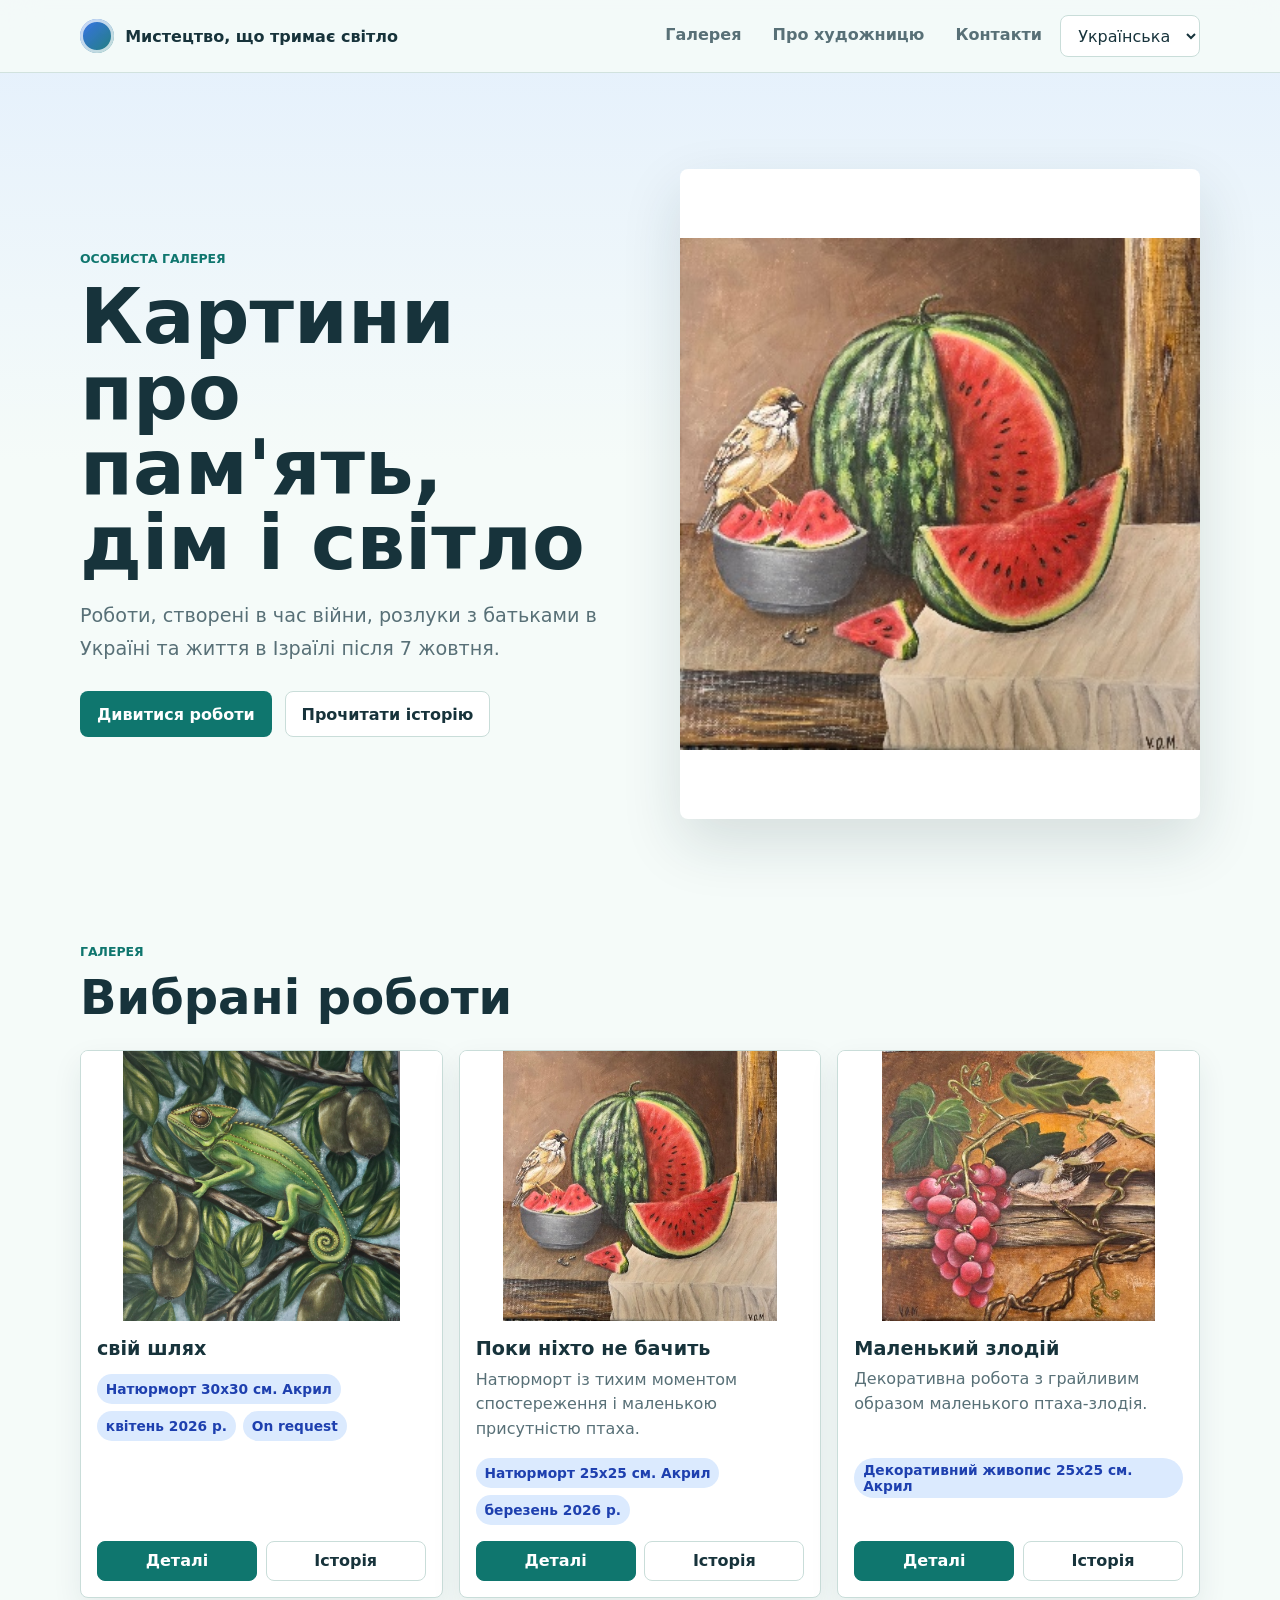
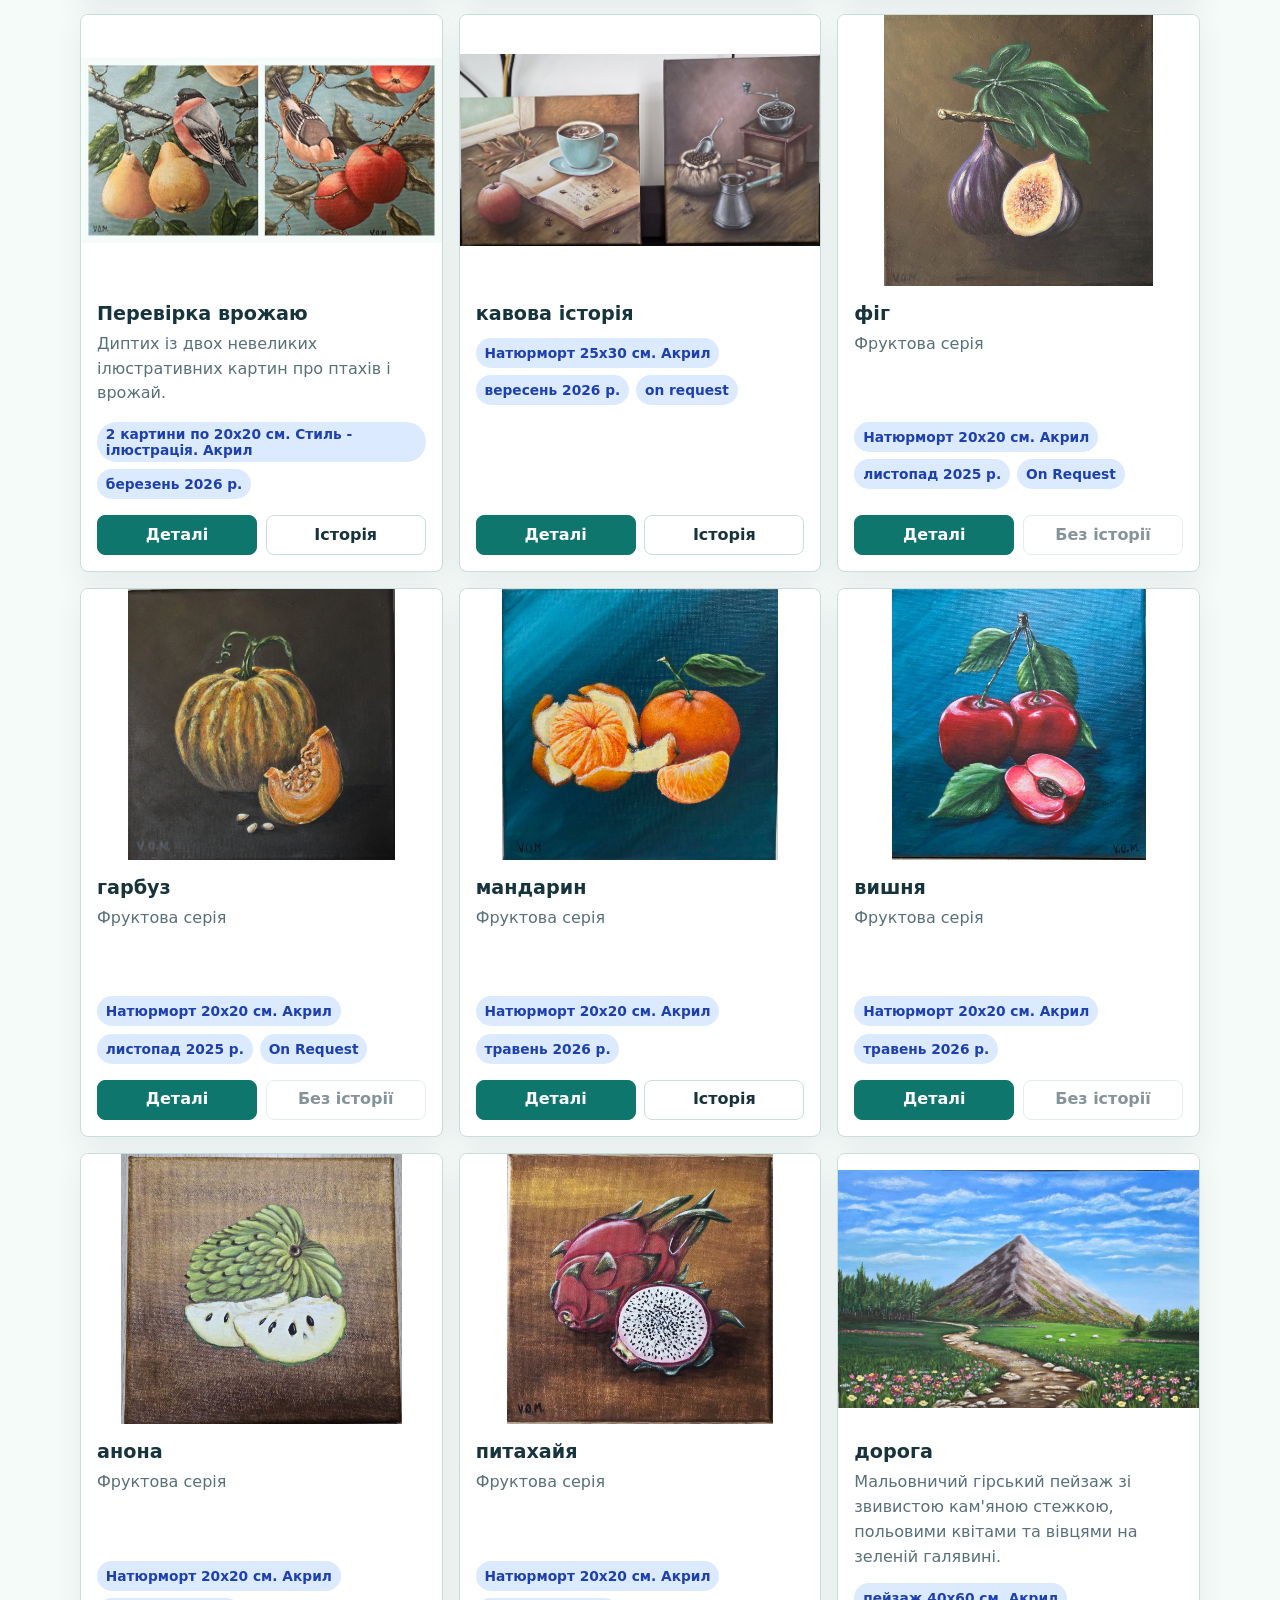
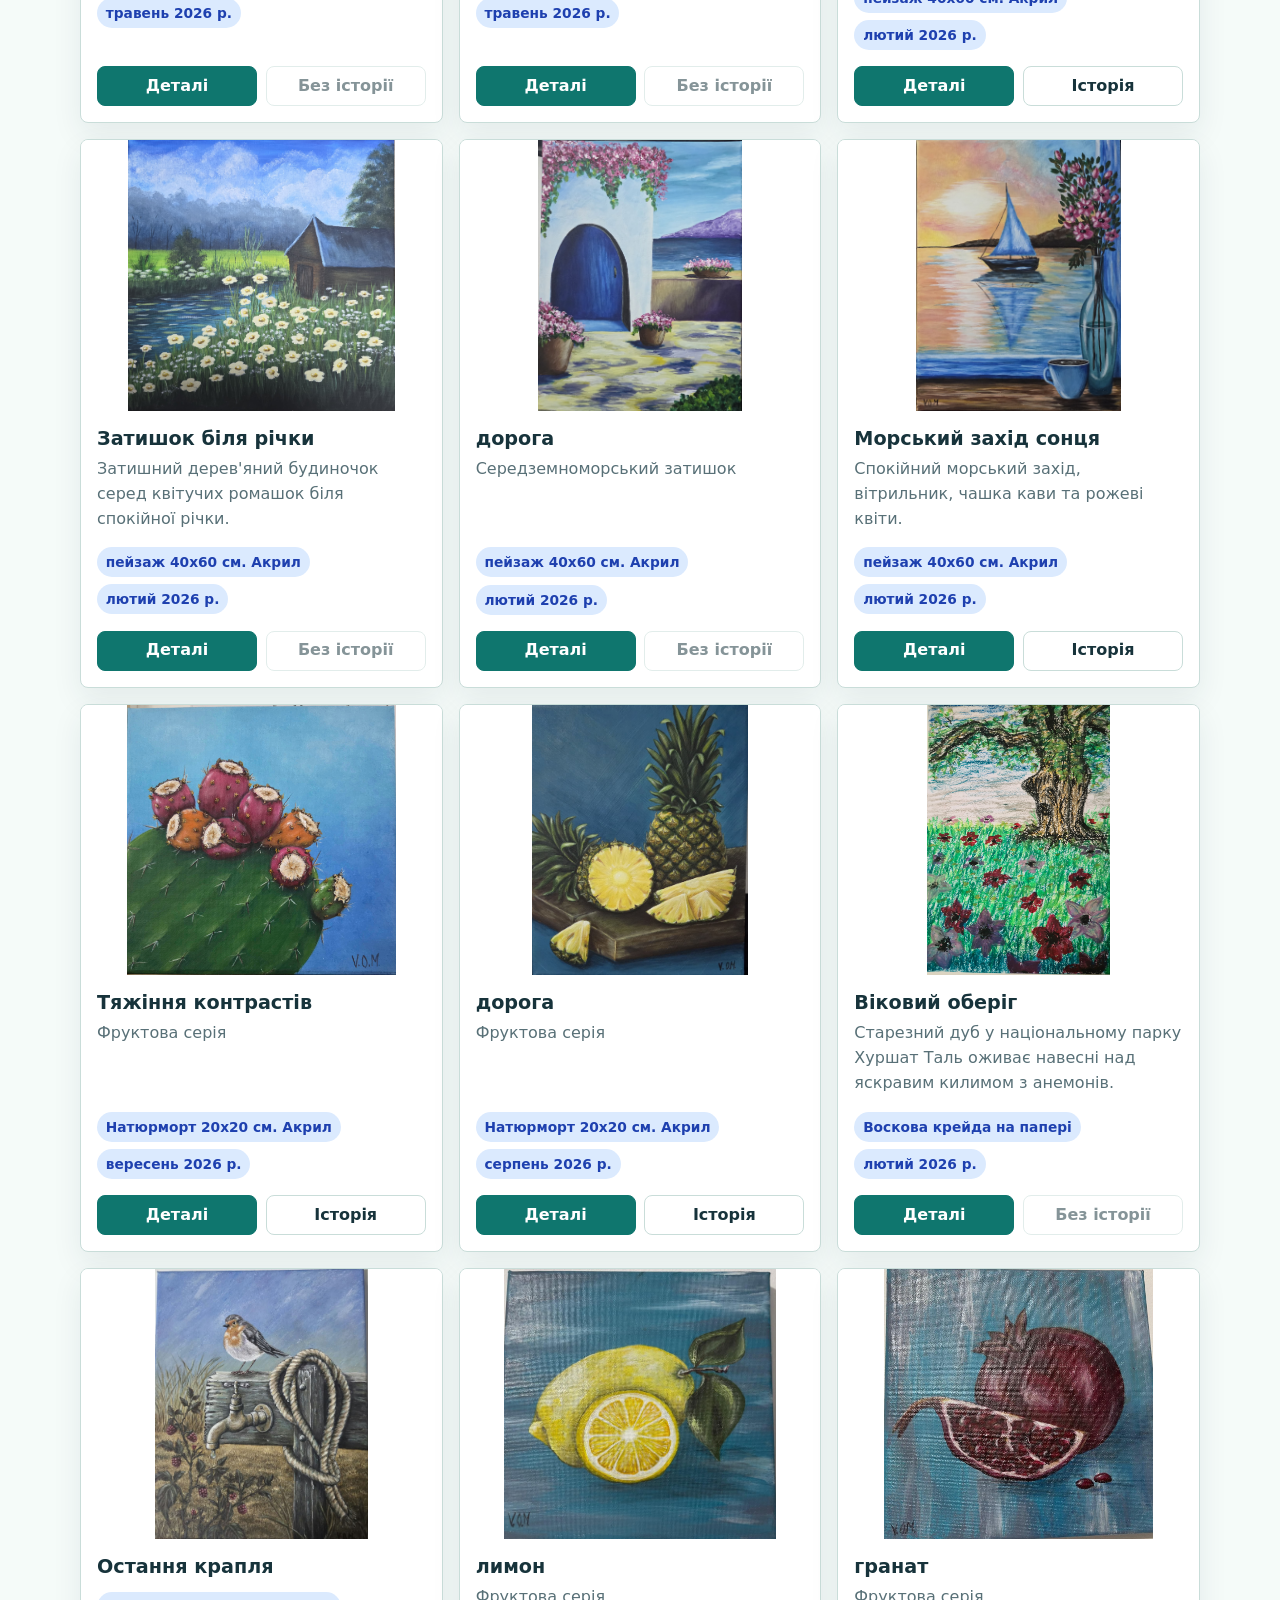
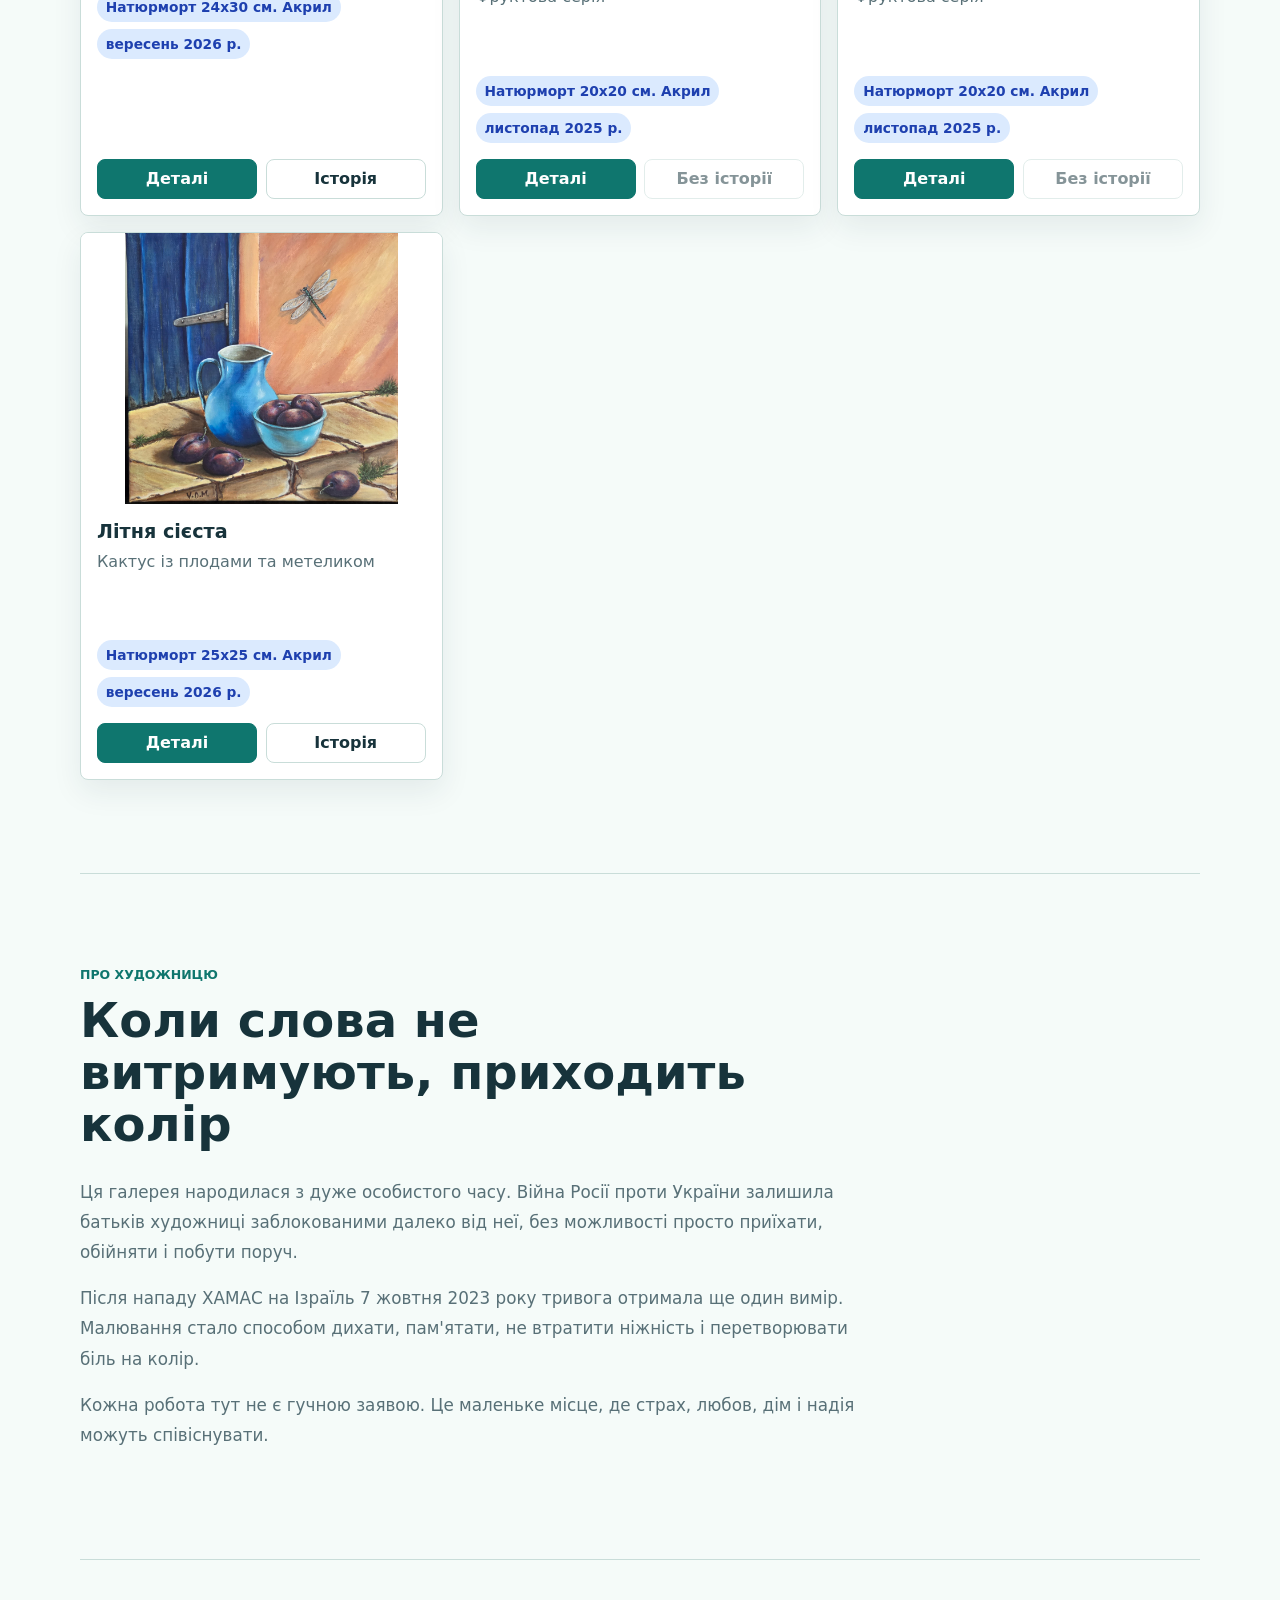
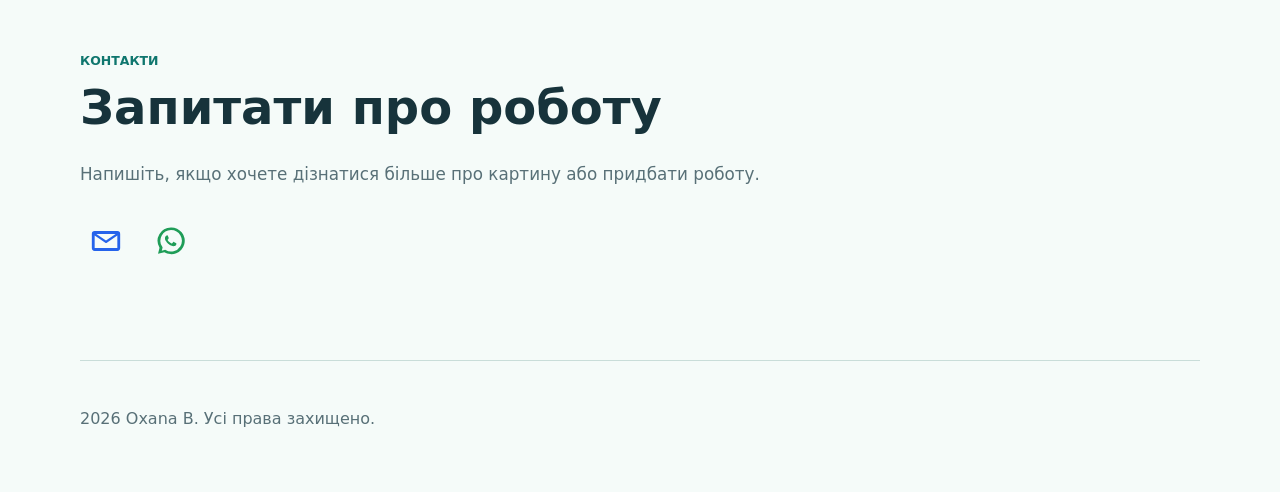
<file: index.html>
<!doctype html>
<html lang="uk" dir="ltr">
  <head>
    <meta charset="utf-8">
    <meta name="viewport" content="width=device-width, initial-scale=1">
    <meta name="p:domain_verify" content="162d99e05f5e25a6fb2d9e6cf68f0871"/>
    <title>Мистецтво, що тримає світло</title>
    <meta name="description" content="Особиста галерея картин, створених як спосіб пережити війну, розлуку і триматися за світло.">
    <link rel="canonical" href="https://vom.momm.app/">
    <link rel="alternate" hreflang="uk" href="https://vom.momm.app/?lang=uk">
    <link rel="alternate" hreflang="he" href="https://vom.momm.app/?lang=he">
    <link rel="alternate" hreflang="ru" href="https://vom.momm.app/?lang=ru">
    <link rel="alternate" hreflang="en" href="https://vom.momm.app/?lang=en">
    <link rel="alternate" hreflang="x-default" href="https://vom.momm.app/">

    <meta property="og:type" content="website">
    <meta property="og:site_name" content="Мистецтво, що тримає світло">
    <meta property="og:title" content="Мистецтво, що тримає світло">
    <meta property="og:description" content="Особиста галерея картин, створених як спосіб пережити війну, розлуку і триматися за світло.">
    <meta property="og:url" content="https://vom.momm.app/">
    <meta property="og:image" content="https://vom.momm.app/assets/social-preview.jpg">
    <meta property="og:image:width" content="1200">
    <meta property="og:image:height" content="630">
    <meta property="og:locale" content="uk_UA">

    <meta name="twitter:card" content="summary_large_image">
    <meta name="twitter:title" content="Мистецтво, що тримає світло">
    <meta name="twitter:description" content="Особиста галерея картин, створених як спосіб пережити війну, розлуку і триматися за світло.">
    <meta name="twitter:image" content="https://vom.momm.app/assets/social-preview.jpg">

    <link rel="icon" href="assets/favicon.ico" sizes="any">
    <link rel="icon" type="image/png" sizes="32x32" href="assets/favicon-32.png">
    <link rel="apple-touch-icon" sizes="180x180" href="assets/favicon-180.png">

    <meta name="theme-color" content="#0f766e">
    <link rel="manifest" href="manifest.webmanifest">
    <link rel="stylesheet" href="styles.css">
    <script src="app.js" defer></script>
  </head>
  <body>
    <a class="skip-link" href="#gallery">Skip to gallery</a>
    <header class="site-header">
      <nav class="topbar" aria-label="Primary">
        <a class="brand" href="#gallery" data-brand>
          <span class="brand-mark" aria-hidden="true"></span>
          <span data-i18n="siteName">Мистецтво, що тримає світло</span>
        </a>
        <button class="nav-toggle" type="button" aria-expanded="false" aria-controls="site-nav" data-nav-toggle>
          <span></span>
          <span></span>
          <span></span>
          <span class="sr-only" data-i18n="menu">Menu</span>
        </button>
        <div class="nav-panel" id="site-nav" data-nav-panel>
          <a href="#gallery" data-nav-link data-i18n="navGallery">Галерея</a>
          <a href="#about" data-nav-link data-i18n="navAbout">Про художницю</a>
          <a href="#contact" data-nav-link data-i18n="navContact">Контакти</a>
          <label class="language-picker">
            <span class="sr-only" data-i18n="language">Language</span>
            <select data-language-select aria-label="Language">
              <option value="uk">Українська</option>
              <option value="he">עברית</option>
              <option value="ru">Русский</option>
              <option value="en">English</option>
            </select>
          </label>
        </div>
      </nav>
    </header>

    <main>
      <section class="hero" aria-labelledby="hero-title">
        <div class="hero-copy">
          <p class="eyebrow" data-i18n="heroEyebrow">Особиста галерея</p>
          <h1 id="hero-title" data-i18n="heroTitle">Картини про пам'ять, дім і світло</h1>
          <p data-i18n="heroText">Роботи, створені в час війни, розлуки з батьками в Україні та життя в Ізраїлі після 7 жовтня.</p>
          <div class="hero-actions">
            <a class="button primary" href="#gallery" data-i18n="viewGallery">Дивитися роботи</a>
            <a class="button secondary" href="#about" data-i18n="readStory">Прочитати історію</a>
          </div>
        </div>
        <img class="hero-image" src="assets/social-preview.jpg" alt="" data-social-preview>
      </section>

      <section class="section" id="gallery" aria-labelledby="gallery-title">
        <div class="section-heading">
          <p class="eyebrow" data-i18n="galleryEyebrow">Галерея</p>
          <h2 id="gallery-title" data-i18n="galleryTitle">Вибрані роботи</h2>
        </div>
        <div class="gallery" data-gallery aria-live="polite"></div>
      </section>

      <section class="section about-band" id="about" aria-labelledby="about-title">
        <div class="section-heading">
          <p class="eyebrow" data-i18n="aboutEyebrow">Про художницю</p>
          <h2 id="about-title" data-i18n="aboutTitle">Коли слова не витримують, приходить колір</h2>
        </div>
        <div class="text-column" data-about-text></div>
      </section>

      <section class="section contact-band" id="contact" aria-labelledby="contact-title">
        <div class="section-heading">
          <p class="eyebrow" data-i18n="contactEyebrow">Контакти</p>
          <h2 id="contact-title" data-i18n="contactTitle">Запитати про роботу</h2>
        </div>
        <p class="contact-intro" data-i18n="contactText">Напишіть, якщо хочете дізнатися більше про картину або придбати роботу.</p>
        <div class="contact-links" data-contact-links></div>
      </section>
    </main>

    <footer class="site-footer">
      <p data-footer></p>
    </footer>

    <dialog class="art-dialog" data-art-dialog aria-labelledby="dialog-title">
      <button class="dialog-close" type="button" data-dialog-close aria-label="Close">&times;</button>
      <div class="dialog-top-actions" data-dialog-top-actions></div>
      <article class="art-detail" data-art-detail></article>
    </dialog>
  </body>
</html>
</file>
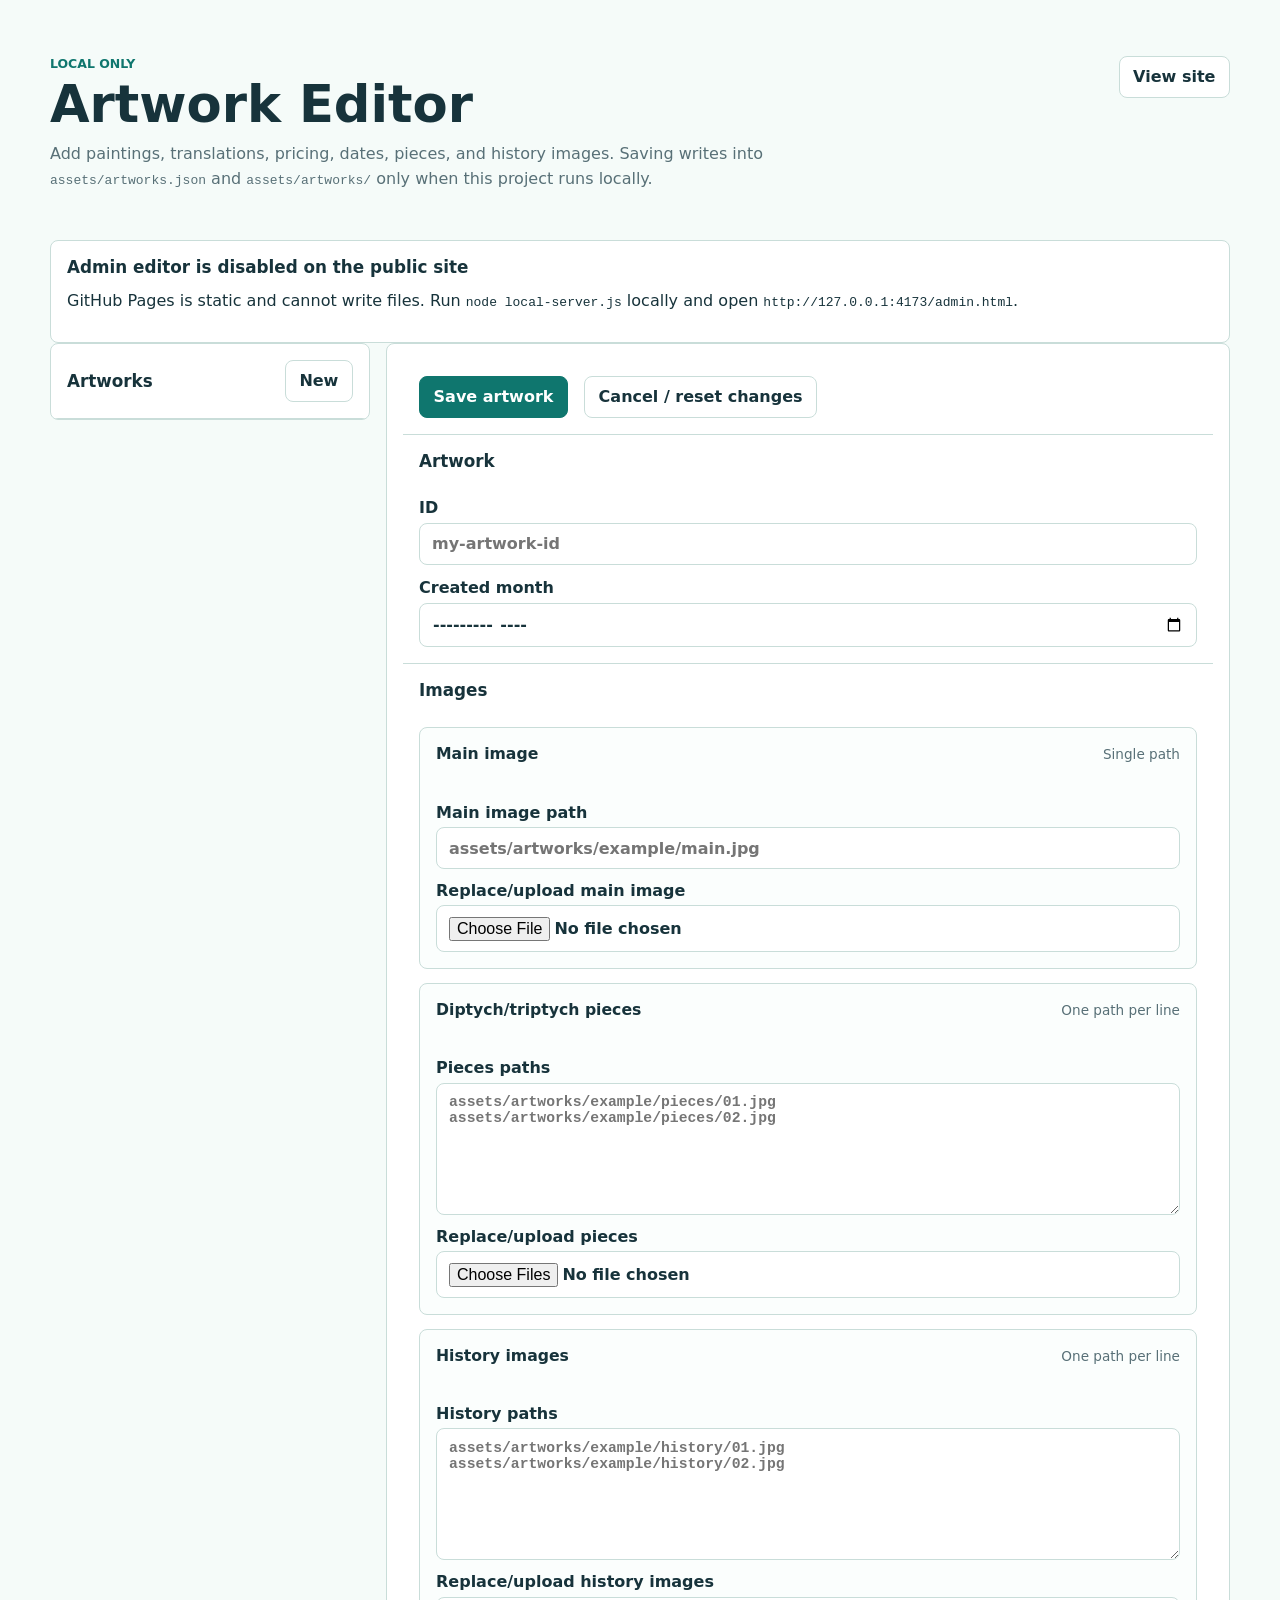
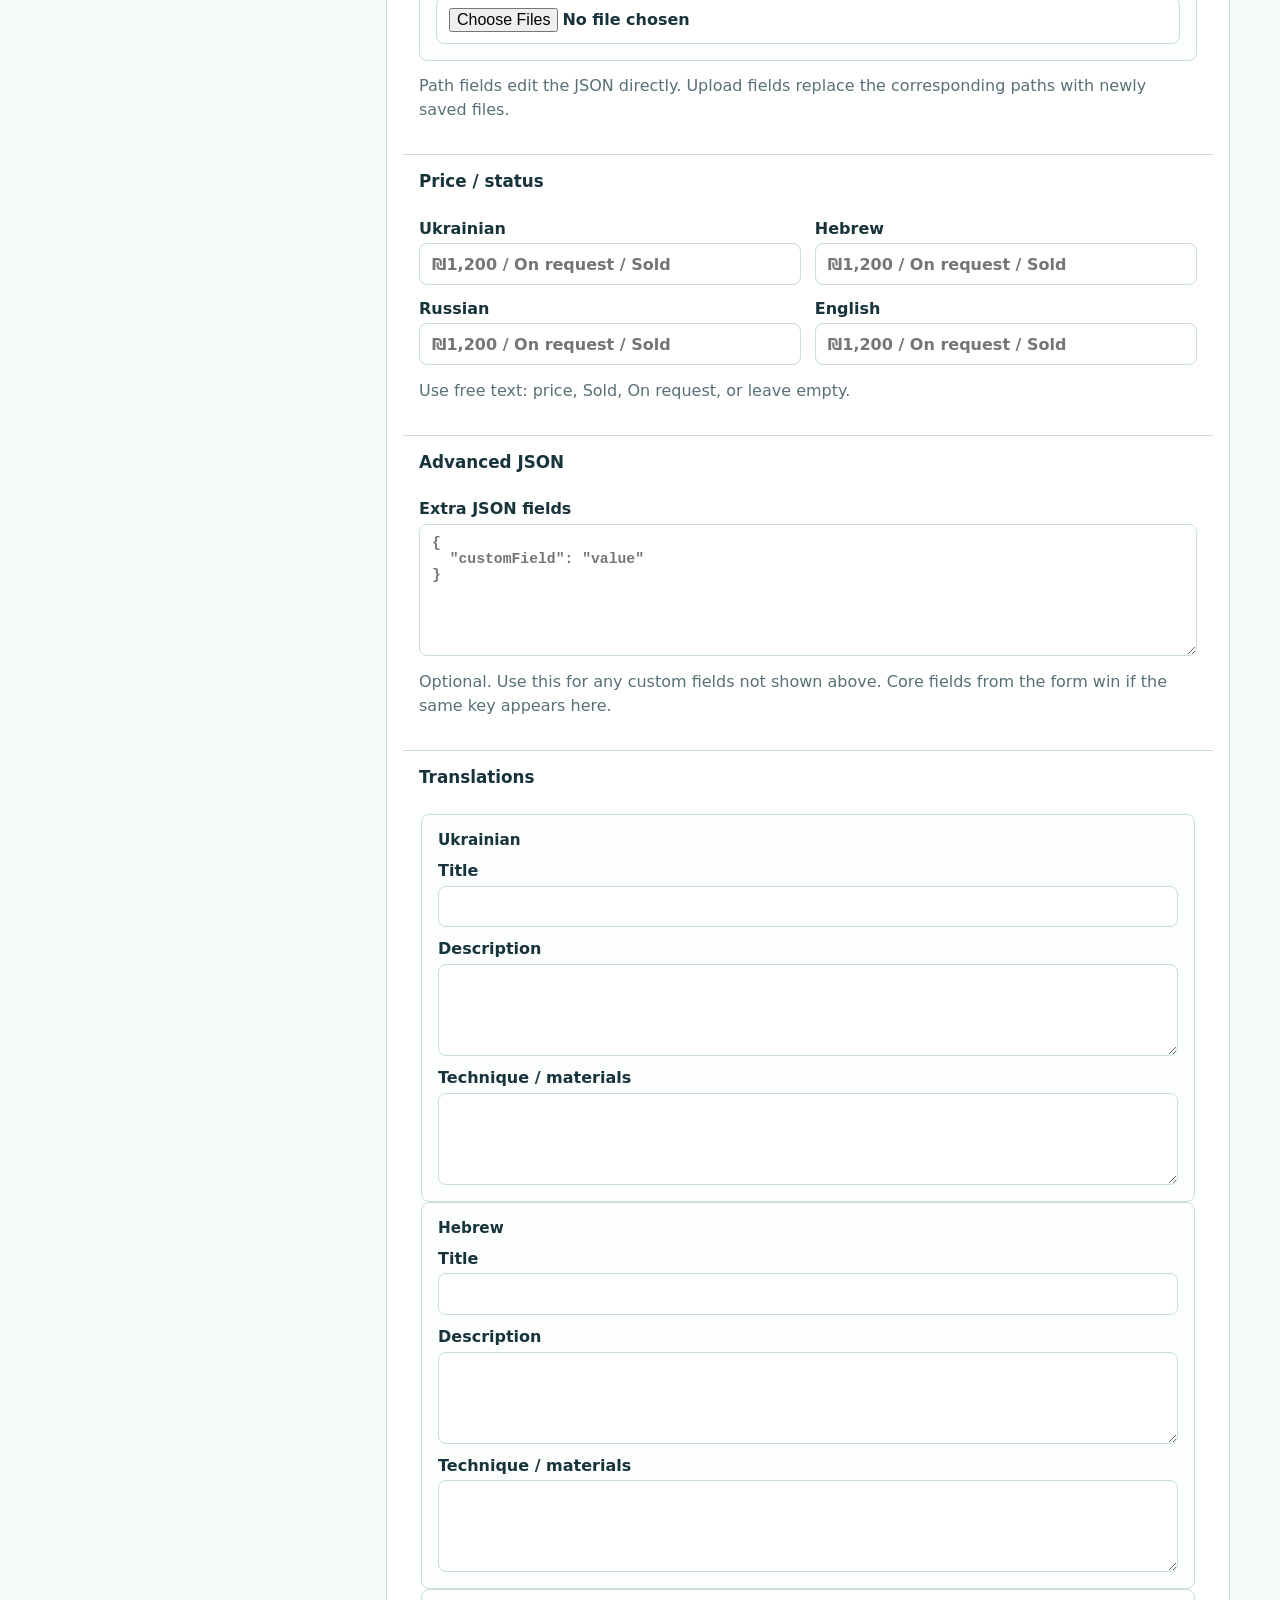
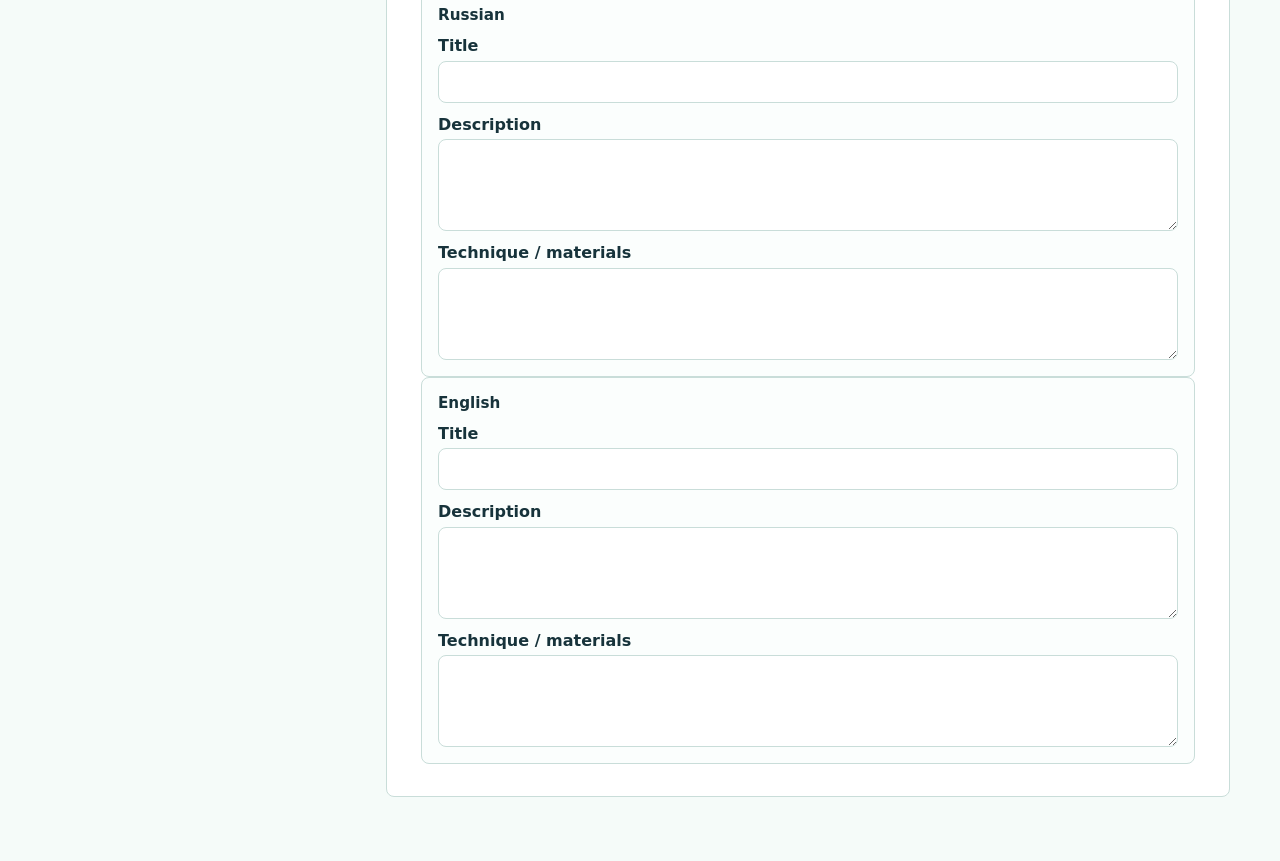
<file: admin.html>
<!doctype html>
<html lang="en">
  <head>
    <meta charset="utf-8">
    <meta name="viewport" content="width=device-width, initial-scale=1">
    <meta name="robots" content="noindex, nofollow">
    <title>Local Artwork Editor</title>
    <link rel="stylesheet" href="admin.css">
    <script src="admin.js" defer></script>
  </head>
  <body>
    <main class="admin-shell">
      <header class="admin-header">
        <div>
          <p class="eyebrow">Local only</p>
          <h1>Artwork Editor</h1>
          <p class="intro">Add paintings, translations, pricing, dates, pieces, and history images. Saving writes into <code>assets/artworks.json</code> and <code>assets/artworks/</code> only when this project runs locally.</p>
        </div>
        <a class="site-link" href="/">View site</a>
      </header>

      <section class="local-warning" data-local-warning hidden>
        <h2>Admin editor is disabled on the public site</h2>
        <p>GitHub Pages is static and cannot write files. Run <code>node local-server.js</code> locally and open <code>http://127.0.0.1:4173/admin.html</code>.</p>
      </section>

      <section class="editor-grid" data-editor>
        <aside class="artwork-list">
          <div class="list-head">
            <h2>Artworks</h2>
            <button type="button" data-new-artwork>New</button>
          </div>
          <div data-artwork-list></div>
        </aside>

        <form class="editor-form" data-artwork-form>
          <input type="hidden" name="existingId">

          <div class="form-actions">
            <button class="primary" type="submit">Save artwork</button>
            <button class="secondary-action" type="button" data-reset-artwork>Cancel / reset changes</button>
            <p data-status role="status"></p>
          </div>

          <section class="form-section">
            <h2>Artwork</h2>
            <label>
              ID
              <input name="id" required placeholder="my-artwork-id">
            </label>
            <label>
              Created month
              <input name="createdAt" type="month">
            </label>
          </section>

          <section class="form-section">
            <h2>Images</h2>
            <div class="image-field">
              <div class="field-head">
                <h3>Main image</h3>
                <span>Single path</span>
              </div>
              <div class="thumb-strip" data-main-thumbs></div>
              <label>
                Main image path
                <input name="image" placeholder="assets/artworks/example/main.jpg">
              </label>
              <label>
                Replace/upload main image
                <input name="main" type="file" accept="image/*">
              </label>
            </div>

            <div class="image-field">
              <div class="field-head">
                <h3>Diptych/triptych pieces</h3>
                <span>One path per line</span>
              </div>
              <div class="thumb-strip" data-pieces-thumbs></div>
              <label>
                Pieces paths
                <textarea name="piecesPaths" placeholder="assets/artworks/example/pieces/01.jpg&#10;assets/artworks/example/pieces/02.jpg"></textarea>
              </label>
              <label>
                Replace/upload pieces
                <input name="pieces" type="file" accept="image/*" multiple>
              </label>
            </div>

            <div class="image-field">
              <div class="field-head">
                <h3>History images</h3>
                <span>One path per line</span>
              </div>
              <div class="thumb-strip" data-history-thumbs></div>
              <label>
                History paths
                <textarea name="historyPaths" placeholder="assets/artworks/example/history/01.jpg&#10;assets/artworks/example/history/02.jpg"></textarea>
              </label>
              <label>
                Replace/upload history images
                <input name="history" type="file" accept="image/*" multiple>
              </label>
            </div>
            <p class="hint">Path fields edit the JSON directly. Upload fields replace the corresponding paths with newly saved files.</p>
          </section>

          <section class="form-section price-section">
            <h2>Price / status</h2>
            <div class="price-grid" data-price-fields></div>
            <p class="hint">Use free text: price, Sold, On request, or leave empty.</p>
          </section>

          <section class="form-section">
            <h2>Advanced JSON</h2>
            <label>
              Extra JSON fields
              <textarea name="extraJson" spellcheck="false" placeholder="{&#10;  &quot;customField&quot;: &quot;value&quot;&#10;}"></textarea>
            </label>
            <p class="hint">Optional. Use this for any custom fields not shown above. Core fields from the form win if the same key appears here.</p>
          </section>

          <section class="form-section translations">
            <h2>Translations</h2>
            <div data-language-fields></div>
          </section>
        </form>
      </section>
    </main>
  </body>
</html>
</file>
<file: styles.css>
:root {
  --bg: #f5fbf9;
  --surface: #ffffff;
  --surface-soft: #e6f4f1;
  --ink: #17333b;
  --muted: #587077;
  --teal: #0f766e;
  --blue: #2563eb;
  --blue-soft: #dbeafe;
  --mint: #9de3cf;
  --line: #c9ddd9;
  --shadow: 0 24px 60px rgba(23, 51, 59, 0.14);
  --radius: 8px;
  font-family: Inter, ui-sans-serif, system-ui, -apple-system, BlinkMacSystemFont, "Segoe UI", sans-serif;
  color: var(--ink);
  background: var(--bg);
}

* {
  box-sizing: border-box;
}

html {
  scroll-behavior: smooth;
}

body {
  margin: 0;
  background:
    linear-gradient(180deg, rgba(219, 234, 254, 0.68), rgba(245, 251, 249, 0) 460px),
    var(--bg);
  color: var(--ink);
}

body[dir="rtl"] {
  font-family: Arial, "Noto Sans Hebrew", "Segoe UI", sans-serif;
}

img {
  display: block;
  max-width: 100%;
}

a {
  color: inherit;
}

button,
select {
  font: inherit;
}

.skip-link {
  position: absolute;
  inset-inline-start: 1rem;
  top: -4rem;
  z-index: 100;
  padding: 0.75rem 1rem;
  background: var(--ink);
  color: #fff;
}

.skip-link:focus {
  top: 1rem;
}

.sr-only {
  position: absolute;
  width: 1px;
  height: 1px;
  padding: 0;
  margin: -1px;
  overflow: hidden;
  clip: rect(0, 0, 0, 0);
  white-space: nowrap;
  border: 0;
}

.site-header {
  position: sticky;
  top: 0;
  z-index: 20;
  background: rgba(245, 251, 249, 0.88);
  backdrop-filter: blur(18px);
  border-bottom: 1px solid rgba(201, 221, 217, 0.8);
}

.topbar {
  width: min(1120px, calc(100% - 32px));
  min-height: 72px;
  margin: 0 auto;
  display: flex;
  align-items: center;
  justify-content: space-between;
  gap: 1rem;
}

.brand {
  display: inline-flex;
  align-items: center;
  gap: 0.7rem;
  font-weight: 750;
  text-decoration: none;
  max-width: 62vw;
}

.brand-mark {
  width: 34px;
  height: 34px;
  flex: 0 0 auto;
  border-radius: 50%;
  background:
    linear-gradient(135deg, rgba(37, 99, 235, 0.9), rgba(15, 118, 110, 0.92)),
    radial-gradient(circle at 70% 30%, #fff 0 13%, transparent 14%);
  box-shadow: inset 0 0 0 3px rgba(255, 255, 255, 0.72);
}

.nav-panel {
  display: flex;
  align-items: center;
  gap: 0.35rem;
}

.nav-panel a,
.language-picker select,
.button {
  border-radius: var(--radius);
  min-height: 42px;
}

.nav-panel a {
  padding: 0.65rem 0.8rem;
  color: var(--muted);
  font-weight: 650;
  text-decoration: none;
}

.nav-panel a:hover,
.nav-panel a:focus {
  color: var(--teal);
  background: rgba(15, 118, 110, 0.08);
}

.language-picker select {
  border: 1px solid var(--line);
  background: #fff;
  color: var(--ink);
  padding: 0 0.8rem;
}

.nav-toggle {
  display: none;
  width: 44px;
  height: 44px;
  border: 1px solid var(--line);
  border-radius: var(--radius);
  background: #fff;
  padding: 0.6rem;
}

.nav-toggle span:not(.sr-only) {
  display: block;
  height: 2px;
  margin: 5px 0;
  background: var(--ink);
}

.hero {
  width: min(1120px, calc(100% - 32px));
  min-height: min(720px, calc(100vh - 72px));
  margin: 0 auto;
  padding: clamp(3rem, 8vw, 6rem) 0 2rem;
  display: grid;
  grid-template-columns: minmax(0, 1fr) minmax(320px, 520px);
  align-items: center;
  gap: clamp(2rem, 6vw, 4.5rem);
}

.hero-copy {
  max-width: 680px;
}

.eyebrow {
  margin: 0 0 0.85rem;
  color: var(--teal);
  font-size: 0.78rem;
  font-weight: 800;
  letter-spacing: 0;
  text-transform: uppercase;
}

h1,
h2,
h3,
p {
  overflow-wrap: anywhere;
}

h1 {
  margin: 0;
  font-size: clamp(2.4rem, 6vw, 5.25rem);
  line-height: 0.98;
  letter-spacing: 0;
}

h2 {
  margin: 0;
  font-size: clamp(1.8rem, 4vw, 3rem);
  line-height: 1.08;
  letter-spacing: 0;
}

h3 {
  margin: 0;
  font-size: 1.2rem;
}

.hero-copy > p:not(.eyebrow) {
  max-width: 58ch;
  margin: 1.25rem 0 0;
  color: var(--muted);
  font-size: clamp(1.02rem, 2vw, 1.2rem);
  line-height: 1.7;
}

.hero-actions,
.contact-links {
  display: flex;
  flex-wrap: wrap;
  gap: 0.8rem;
  margin-top: 1.6rem;
}

.button {
  display: inline-flex;
  align-items: center;
  justify-content: center;
  gap: 0.45rem;
  padding: 0.78rem 1rem;
  border: 1px solid transparent;
  font-weight: 760;
  text-decoration: none;
  cursor: pointer;
}

.button.primary {
  background: var(--teal);
  color: #fff;
}

.button.secondary {
  background: #fff;
  border-color: var(--line);
  color: var(--ink);
}

.final-icon-button {
  display: grid;
  place-items: center;
  align-items: center;
  justify-content: center;
  width: 52px;
  height: 52px;
  padding: 0;
  border: 0;
  border-radius: var(--radius);
  background: transparent;
  color: var(--teal);
  text-decoration: none;
}

.final-icon-button svg {
  width: 34px;
  height: 34px;
  fill: currentColor;
}

.final-whatsapp {
  color: #1f9d58;
}

.final-email {
  color: var(--blue);
}

.final-share {
  color: var(--teal);
}

.final-share.is-copied {
  color: var(--blue);
}

.final-icon-button:hover svg,
.final-icon-button:focus svg {
  transform: scale(1.07);
}

.hero-image {
  width: 100%;
  aspect-ratio: 4 / 5;
  object-fit: contain;
  background: #fff;
  border-radius: var(--radius);
  box-shadow: var(--shadow);
}

.section {
  width: min(1120px, calc(100% - 32px));
  margin: 0 auto;
  padding: clamp(3rem, 8vw, 5.8rem) 0;
}

.section-heading {
  max-width: 760px;
  margin-bottom: 1.6rem;
}

.gallery {
  display: grid;
  grid-template-columns: repeat(3, minmax(0, 1fr));
  gap: 1rem;
}

.art-card {
  display: grid;
  grid-template-rows: auto 1fr;
  min-width: 0;
  border: 1px solid var(--line);
  border-radius: var(--radius);
  background: var(--surface);
  overflow: hidden;
  box-shadow: 0 12px 30px rgba(23, 51, 59, 0.08);
}

.art-image-button {
  display: grid;
  width: 100%;
  padding: 0;
  border: 0;
  background: transparent;
  color: inherit;
  text-align: inherit;
  cursor: pointer;
  text-decoration: none;
}

.art-card img {
  width: 100%;
  aspect-ratio: 4 / 3;
  object-fit: contain;
  background: #fff;
}

.art-card-body {
  display: flex;
  flex-direction: column;
  padding: 1rem;
}

.art-card-body p {
  margin: 0.45rem 0 0;
  color: var(--muted);
  line-height: 1.55;
  min-height: 4.8rem;
}

.meta-row {
  display: flex;
  flex-wrap: wrap;
  align-items: center;
  gap: 0.45rem;
  margin-top: 0.85rem;
}

.card-actions {
  display: grid;
  grid-template-columns: minmax(0, 1fr) minmax(0, 1fr);
  gap: 0.55rem;
  margin-top: auto;
  padding-top: 1rem;
}

.card-action {
  display: inline-flex;
  align-items: center;
  justify-content: center;
  min-height: 40px;
  padding: 0.55rem 0.7rem;
  border-radius: var(--radius);
  border: 1px solid var(--line);
  font-weight: 760;
  line-height: 1.15;
  cursor: pointer;
  text-align: center;
  text-decoration: none;
  overflow-wrap: anywhere;
}

.card-action.primary {
  background: var(--teal);
  border-color: var(--teal);
  color: #fff;
}

.card-action.secondary {
  background: #fff;
  color: var(--ink);
}

.card-action:disabled,
.card-action.is-disabled {
  cursor: not-allowed;
  opacity: 0.52;
}

.pill {
  display: inline-flex;
  align-items: center;
  max-width: 100%;
  min-height: 30px;
  padding: 0.25rem 0.55rem;
  border-radius: 999px;
  background: var(--blue-soft);
  color: #1e40af;
  font-size: 0.86rem;
  font-weight: 720;
}

.about-band,
.contact-band {
  border-top: 1px solid var(--line);
}

.text-column,
.contact-intro {
  max-width: 780px;
  color: var(--muted);
  font-size: 1.05rem;
  line-height: 1.8;
}

.text-column p {
  margin: 0 0 1rem;
}

.site-footer {
  width: min(1120px, calc(100% - 32px));
  margin: 0 auto;
  padding: 2rem 0 3rem;
  color: var(--muted);
  border-top: 1px solid var(--line);
}

.art-dialog {
  position: relative;
  width: min(1080px, calc(100% - 24px));
  max-height: calc(100dvh - 24px);
  padding: 0;
  border: 0;
  border-radius: var(--radius);
  background: #fff;
  color: var(--ink);
  box-shadow: var(--shadow);
}

.art-dialog::backdrop {
  background: rgba(11, 31, 37, 0.62);
}

.dialog-close {
  position: sticky;
  top: 0.75rem;
  inset-inline-start: calc(100% - 3.25rem);
  z-index: 2;
  width: 42px;
  height: 42px;
  border: 0;
  border-radius: 0;
  background: transparent;
  color: var(--ink);
  font-size: 2.35rem;
  line-height: 42px;
  text-align: center;
  cursor: pointer;
}

body[dir="rtl"] .dialog-close {
  inset-inline-start: 0.75rem;
}

.dialog-top-actions {
  position: absolute;
  top: 0.75rem;
  inset-inline-end: 3.75rem;
  z-index: 2;
  display: flex;
  align-items: center;
  gap: 0.15rem;
  width: auto;
  height: 42px;
}

.art-detail {
  padding: clamp(1rem, 3vw, 2rem);
}

.detail-grid {
  display: grid;
  grid-template-columns: minmax(280px, 1.05fr) minmax(260px, 0.95fr);
  gap: clamp(1.25rem, 4vw, 2.4rem);
  align-items: start;
}

.detail-image {
  width: 100%;
  aspect-ratio: 4 / 5;
  object-fit: contain;
  border-radius: var(--radius);
  background: #fff;
}

.detail-copy p {
  color: var(--muted);
  line-height: 1.75;
}

.detail-actions {
  display: flex;
  flex-wrap: wrap;
  gap: 0.7rem;
  margin-top: 1rem;
}

.detail-list {
  display: grid;
  gap: 0.6rem;
  margin: 1rem 0;
}

.detail-list div {
  display: grid;
  grid-template-columns: minmax(92px, auto) 1fr;
  gap: 0.7rem;
  padding: 0.7rem 0;
  border-bottom: 1px solid var(--line);
}

body[dir="rtl"] .detail-list div {
  grid-template-columns: minmax(86px, auto) 1fr;
}

.detail-list dt {
  color: var(--muted);
  font-weight: 720;
}

.detail-list dd {
  margin: 0;
  font-weight: 720;
}

.pieces-section {
  margin-top: 2rem;
}

.pieces-section h3 {
  margin-bottom: 0.9rem;
}

.pieces-grid {
  display: grid;
  grid-template-columns: repeat(var(--piece-count), minmax(0, 1fr));
  gap: clamp(0.35rem, 1vw, 0.7rem);
  align-items: start;
}

.pieces-grid figure {
  margin: 0;
}

.pieces-grid img {
  width: 100%;
  aspect-ratio: 3 / 5;
  object-fit: contain;
  border-radius: var(--radius);
  background: #fff;
}

.pieces-grid figcaption {
  margin-top: 0.4rem;
  color: var(--muted);
  font-size: 0.9rem;
}

.history-section {
  margin-top: 2rem;
}

.history-head {
  display: flex;
  align-items: center;
  justify-content: space-between;
  gap: 1rem;
  margin-bottom: 0.9rem;
}

.history-controls {
  display: flex;
  gap: 0.45rem;
}

.icon-button {
  display: grid;
  place-items: center;
  width: 40px;
  height: 40px;
  border: 1px solid var(--line);
  border-radius: 50%;
  background: #fff;
  color: var(--ink);
  cursor: pointer;
}

.icon-button svg {
  width: 21px;
  height: 21px;
  fill: currentColor;
}

.animation-button {
  color: var(--teal);
}

.animation-button.is-playing {
  border-color: var(--teal);
  background: var(--teal);
  color: #fff;
}

.history-stage {
  position: relative;
  margin: 0 0 0.9rem;
  overflow: hidden;
  border: 1px solid var(--line);
  border-radius: var(--radius);
  background: var(--surface-soft);
}

.history-stage img {
  width: 100%;
  max-height: min(62vh, 620px);
  aspect-ratio: 16 / 10;
  object-fit: contain;
  display: block;
  background: #f8fcfb;
}

.history-stage.is-animating img {
  animation: historyFrameIn 700ms ease both;
}

.history-stage figcaption {
  position: absolute;
  inset-inline-start: 0.75rem;
  bottom: 0.75rem;
  margin: 0;
  padding: 0.35rem 0.55rem;
  border-radius: 999px;
  background: rgba(255, 255, 255, 0.9);
  color: var(--ink);
  font-size: 0.86rem;
  font-weight: 720;
  box-shadow: 0 8px 22px rgba(23, 51, 59, 0.12);
}

@keyframes historyFrameIn {
  from {
    opacity: 0.28;
    transform: scale(1.025);
    filter: saturate(0.86);
  }

  to {
    opacity: 1;
    transform: scale(1);
    filter: saturate(1);
  }
}

.history-track {
  display: grid;
  grid-auto-flow: column;
  grid-auto-columns: minmax(220px, 34%);
  gap: 0.8rem;
  overflow-x: auto;
  overscroll-behavior-inline: contain;
  scroll-snap-type: x mandatory;
  padding-bottom: 0.8rem;
  direction: ltr;
}

.history-track figure {
  margin: 0;
  scroll-snap-align: start;
}

body[dir="rtl"] .history-track figure {
  direction: rtl;
}

.history-track img {
  width: 100%;
  aspect-ratio: 4 / 3;
  object-fit: contain;
  border-radius: var(--radius);
  background: #fff;
}

.history-track figcaption {
  margin-top: 0.45rem;
  color: var(--muted);
  font-size: 0.9rem;
  text-align: start;
}

@media (max-width: 860px) {
  .topbar {
    min-height: 64px;
  }

  .nav-toggle {
    display: inline-block;
  }

  .nav-panel {
    position: absolute;
    inset-inline: 16px;
    top: 72px;
    display: none;
    flex-direction: column;
    align-items: stretch;
    padding: 0.8rem;
    border: 1px solid var(--line);
    border-radius: var(--radius);
    background: #fff;
    box-shadow: var(--shadow);
  }

  .nav-panel.is-open {
    display: flex;
  }

  .nav-panel a,
  .language-picker select {
    width: 100%;
  }

  .hero {
    grid-template-columns: 1fr;
    min-height: auto;
  }

  .hero-image {
    aspect-ratio: 16 / 10;
  }

  .gallery {
    grid-template-columns: repeat(2, minmax(0, 1fr));
  }

  .detail-grid {
    grid-template-columns: 1fr;
  }

  .history-track {
    grid-auto-columns: minmax(205px, 72%);
  }

  .pieces-grid {
    grid-auto-flow: column;
    grid-auto-columns: minmax(180px, 42%);
    grid-template-columns: none;
    overflow-x: auto;
    overscroll-behavior-inline: contain;
    scroll-snap-type: x mandatory;
    padding-bottom: 0.6rem;
    direction: ltr;
  }

  .pieces-grid figure {
    scroll-snap-align: start;
  }

  body[dir="rtl"] .pieces-grid figure {
    direction: rtl;
  }
}

@media (max-width: 560px) {
  .brand {
    max-width: calc(100vw - 96px);
  }

  .hero-image {
    display: none;
  }

  .hero,
  .section,
  .topbar,
  .site-footer {
    width: min(100% - 24px, 1120px);
  }

  h1 {
    font-size: clamp(2.15rem, 13vw, 3.4rem);
  }

  .gallery {
    grid-template-columns: 1fr;
  }

  .hero-actions,
  .contact-links {
    flex-direction: column;
  }

  .button {
    width: 100%;
  }

  .art-dialog {
    position: fixed;
    inset: 0;
    width: 100%;
    max-width: none;
    height: 100dvh;
    max-height: 100dvh;
    overflow-y: auto;
    overscroll-behavior: contain;
    margin: 0;
    border-radius: 0;
  }

  .art-detail {
    padding: 0.85rem;
  }

  .history-head {
    align-items: flex-start;
    flex-direction: column;
  }
}
</file>
<file: admin.css>
:root {
  --bg: #f5fbf9;
  --surface: #ffffff;
  --ink: #17333b;
  --muted: #587077;
  --teal: #0f766e;
  --blue: #2563eb;
  --line: #c9ddd9;
  --soft: #e6f4f1;
  --radius: 8px;
  font-family: Inter, ui-sans-serif, system-ui, -apple-system, BlinkMacSystemFont, "Segoe UI", sans-serif;
}

* {
  box-sizing: border-box;
}

body {
  margin: 0;
  background: var(--bg);
  color: var(--ink);
}

button,
input,
textarea,
select {
  font: inherit;
}

.admin-shell {
  width: min(1180px, calc(100% - 28px));
  margin: 0 auto;
  padding: 2rem 0 4rem;
}

.admin-header {
  display: flex;
  justify-content: space-between;
  align-items: flex-start;
  gap: 1rem;
  padding: 1.5rem 0 2rem;
}

.eyebrow {
  margin: 0 0 0.5rem;
  color: var(--teal);
  font-size: 0.78rem;
  font-weight: 800;
  text-transform: uppercase;
}

h1,
h2,
p {
  margin-top: 0;
}

h1 {
  margin-bottom: 0.65rem;
  font-size: clamp(2rem, 4vw, 3.5rem);
  line-height: 1;
}

h2 {
  font-size: 1.05rem;
}

.intro {
  max-width: 760px;
  color: var(--muted);
  line-height: 1.6;
}

.site-link,
button,
.primary {
  min-height: 42px;
  border-radius: var(--radius);
  border: 1px solid var(--line);
  background: #fff;
  color: var(--ink);
  padding: 0.65rem 0.85rem;
  font-weight: 760;
  text-decoration: none;
  cursor: pointer;
}

.primary {
  border-color: var(--teal);
  background: var(--teal);
  color: #fff;
}

.secondary-action {
  background: #fff;
  color: var(--ink);
}

.local-warning {
  padding: 1rem;
  border: 1px solid var(--line);
  border-radius: var(--radius);
  background: #fff;
}

.editor-grid {
  display: grid;
  grid-template-columns: 320px minmax(0, 1fr);
  gap: 1rem;
  align-items: start;
}

.artwork-list,
.editor-form {
  border: 1px solid var(--line);
  border-radius: var(--radius);
  background: var(--surface);
}

.artwork-list {
  position: sticky;
  top: 1rem;
  overflow: hidden;
}

.list-head {
  display: flex;
  justify-content: space-between;
  align-items: center;
  gap: 0.8rem;
  padding: 1rem;
  border-bottom: 1px solid var(--line);
}

.list-head h2 {
  margin: 0;
}

.artwork-item {
  display: grid;
  grid-template-columns: 64px 1fr;
  gap: 0.75rem;
  width: 100%;
  padding: 0.75rem 1rem;
  border: 0;
  border-bottom: 1px solid var(--line);
  border-radius: 0;
  text-align: left;
}

.artwork-item img {
  width: 64px;
  height: 50px;
  object-fit: cover;
  border-radius: 6px;
  background: var(--soft);
}

.artwork-item strong,
.artwork-item span {
  display: block;
  overflow-wrap: anywhere;
}

.artwork-item span {
  margin-top: 0.25rem;
  color: var(--muted);
  font-size: 0.88rem;
}

.editor-form {
  padding: 1rem;
}

.form-section {
  display: grid;
  gap: 0.85rem;
  padding: 1rem;
  border-bottom: 1px solid var(--line);
}

.image-field {
  display: grid;
  gap: 0.75rem;
  padding: 1rem;
  border: 1px solid var(--line);
  border-radius: var(--radius);
  background: #fbfefd;
}

.field-head {
  display: flex;
  justify-content: space-between;
  align-items: baseline;
  gap: 1rem;
}

.field-head h3 {
  margin: 0;
  font-size: 0.98rem;
}

.field-head span {
  color: var(--muted);
  font-size: 0.85rem;
}

.form-section:last-of-type {
  border-bottom: 0;
}

label {
  display: grid;
  gap: 0.35rem;
  font-weight: 720;
}

input,
textarea {
  width: 100%;
  border: 1px solid var(--line);
  border-radius: var(--radius);
  padding: 0.65rem 0.75rem;
  color: var(--ink);
  background: #fff;
}

textarea {
  min-height: 92px;
  resize: vertical;
}

textarea[name="piecesPaths"],
textarea[name="historyPaths"],
textarea[name="extraJson"] {
  min-height: 132px;
  font-family: ui-monospace, "Cascadia Code", Consolas, monospace;
  font-size: 0.92rem;
}

.price-grid {
  display: grid;
  grid-template-columns: repeat(2, minmax(0, 1fr));
  gap: 0.85rem;
}

.thumb-strip {
  display: grid;
  grid-auto-flow: column;
  grid-auto-columns: 86px;
  gap: 0.55rem;
  overflow-x: auto;
  padding: 0.35rem 0 0.6rem;
}

.thumb {
  margin: 0;
}

.thumb img {
  width: 86px;
  height: 68px;
  object-fit: cover;
  border: 1px solid var(--line);
  border-radius: 6px;
  background: var(--soft);
}

.thumb figcaption {
  margin-top: 0.25rem;
  color: var(--muted);
  font-size: 0.78rem;
  text-align: center;
}

.empty-thumbs {
  margin: 0;
  color: var(--muted);
  font-size: 0.9rem;
}

.language-block {
  display: grid;
  gap: 0.75rem;
  padding: 1rem;
  border: 1px solid var(--line);
  border-radius: var(--radius);
  background: #fbfefd;
}

.language-block h3 {
  margin: 0;
  font-size: 0.95rem;
}

.hint,
[data-status] {
  color: var(--muted);
  line-height: 1.5;
}

.form-actions {
  position: sticky;
  top: 0;
  z-index: 5;
  display: flex;
  flex-wrap: wrap;
  align-items: center;
  gap: 1rem;
  padding: 1rem;
  border-bottom: 1px solid var(--line);
  border-radius: var(--radius) var(--radius) 0 0;
  background: rgba(255, 255, 255, 0.96);
  backdrop-filter: blur(10px);
}

.form-actions [data-status] {
  margin: 0;
  min-width: min(100%, 240px);
}

@media (max-width: 820px) {
  .admin-header,
  .editor-grid {
    grid-template-columns: 1fr;
  }

  .admin-header {
    display: grid;
  }

  .artwork-list {
    position: static;
  }

  .price-grid {
    grid-template-columns: 1fr;
  }

  .form-actions {
    top: 0;
    gap: 0.6rem;
  }

  .form-actions button {
    flex: 1 1 150px;
  }
}
</file>
